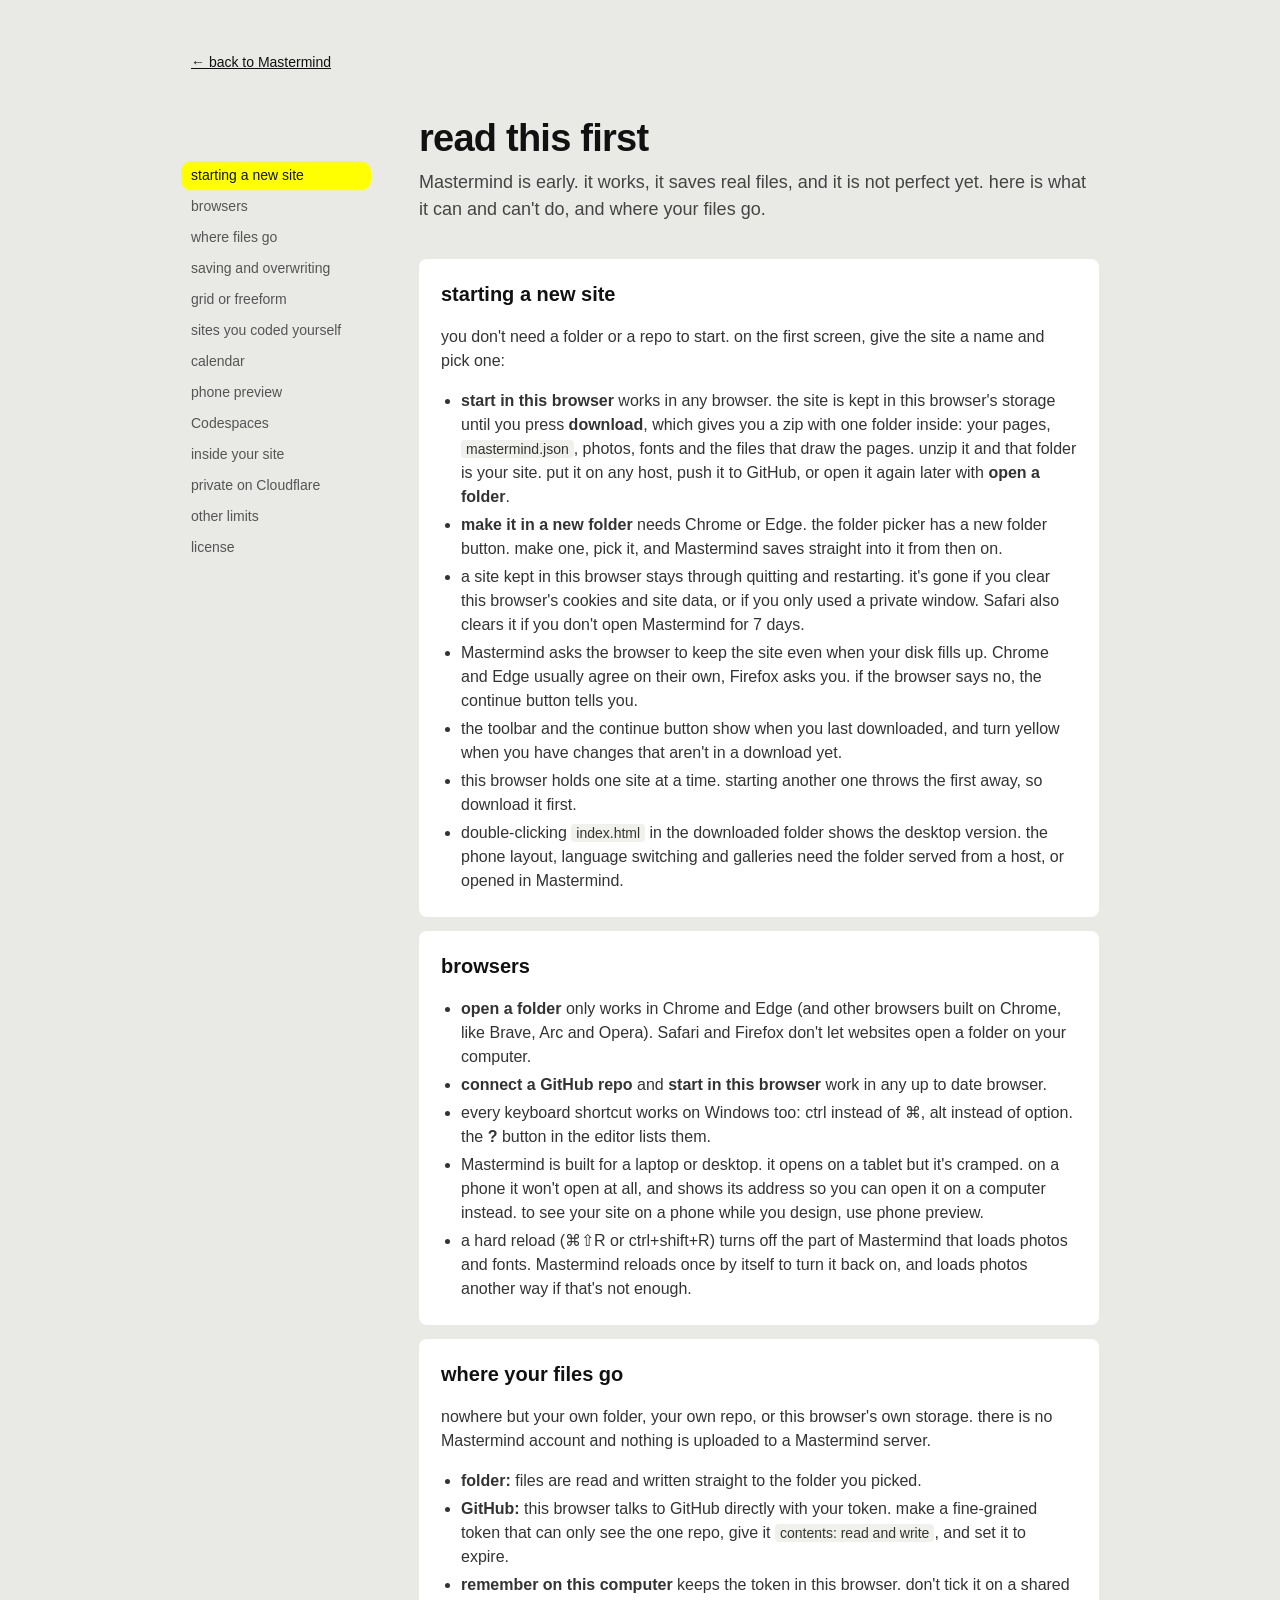
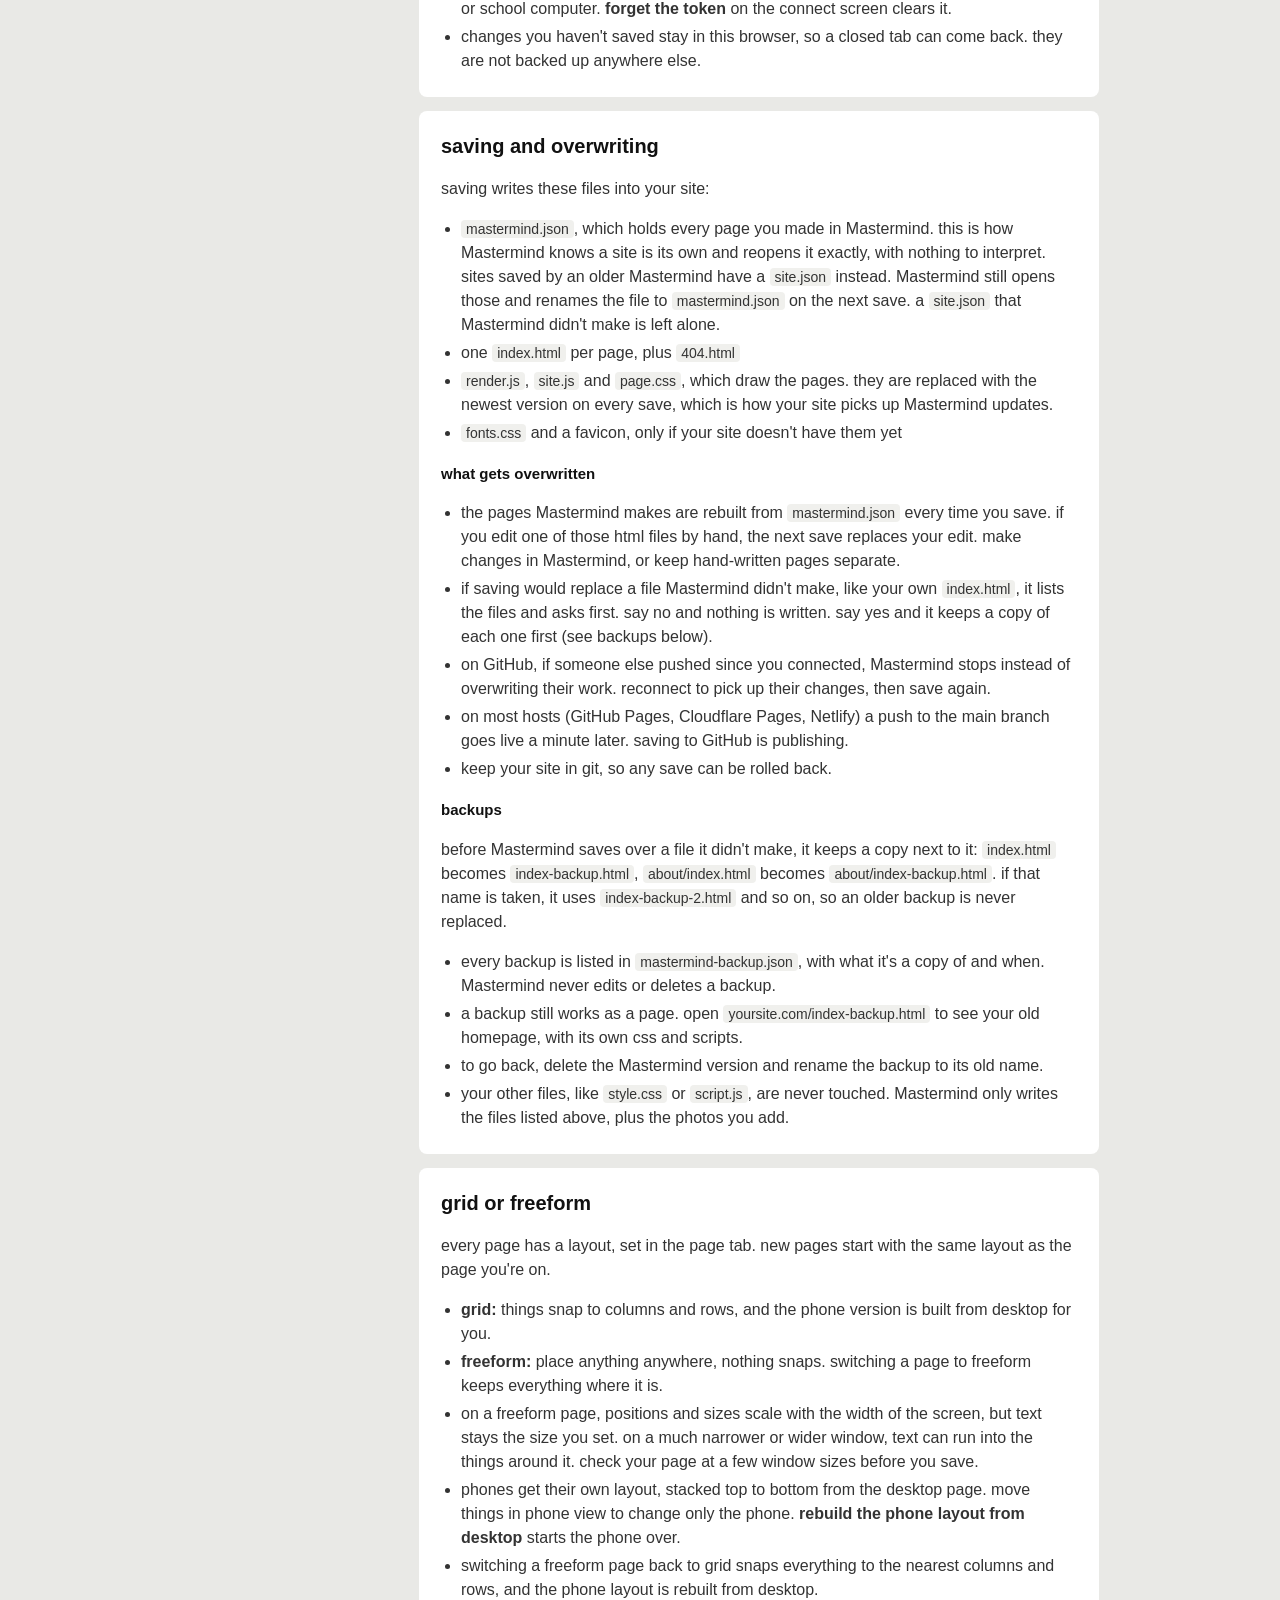
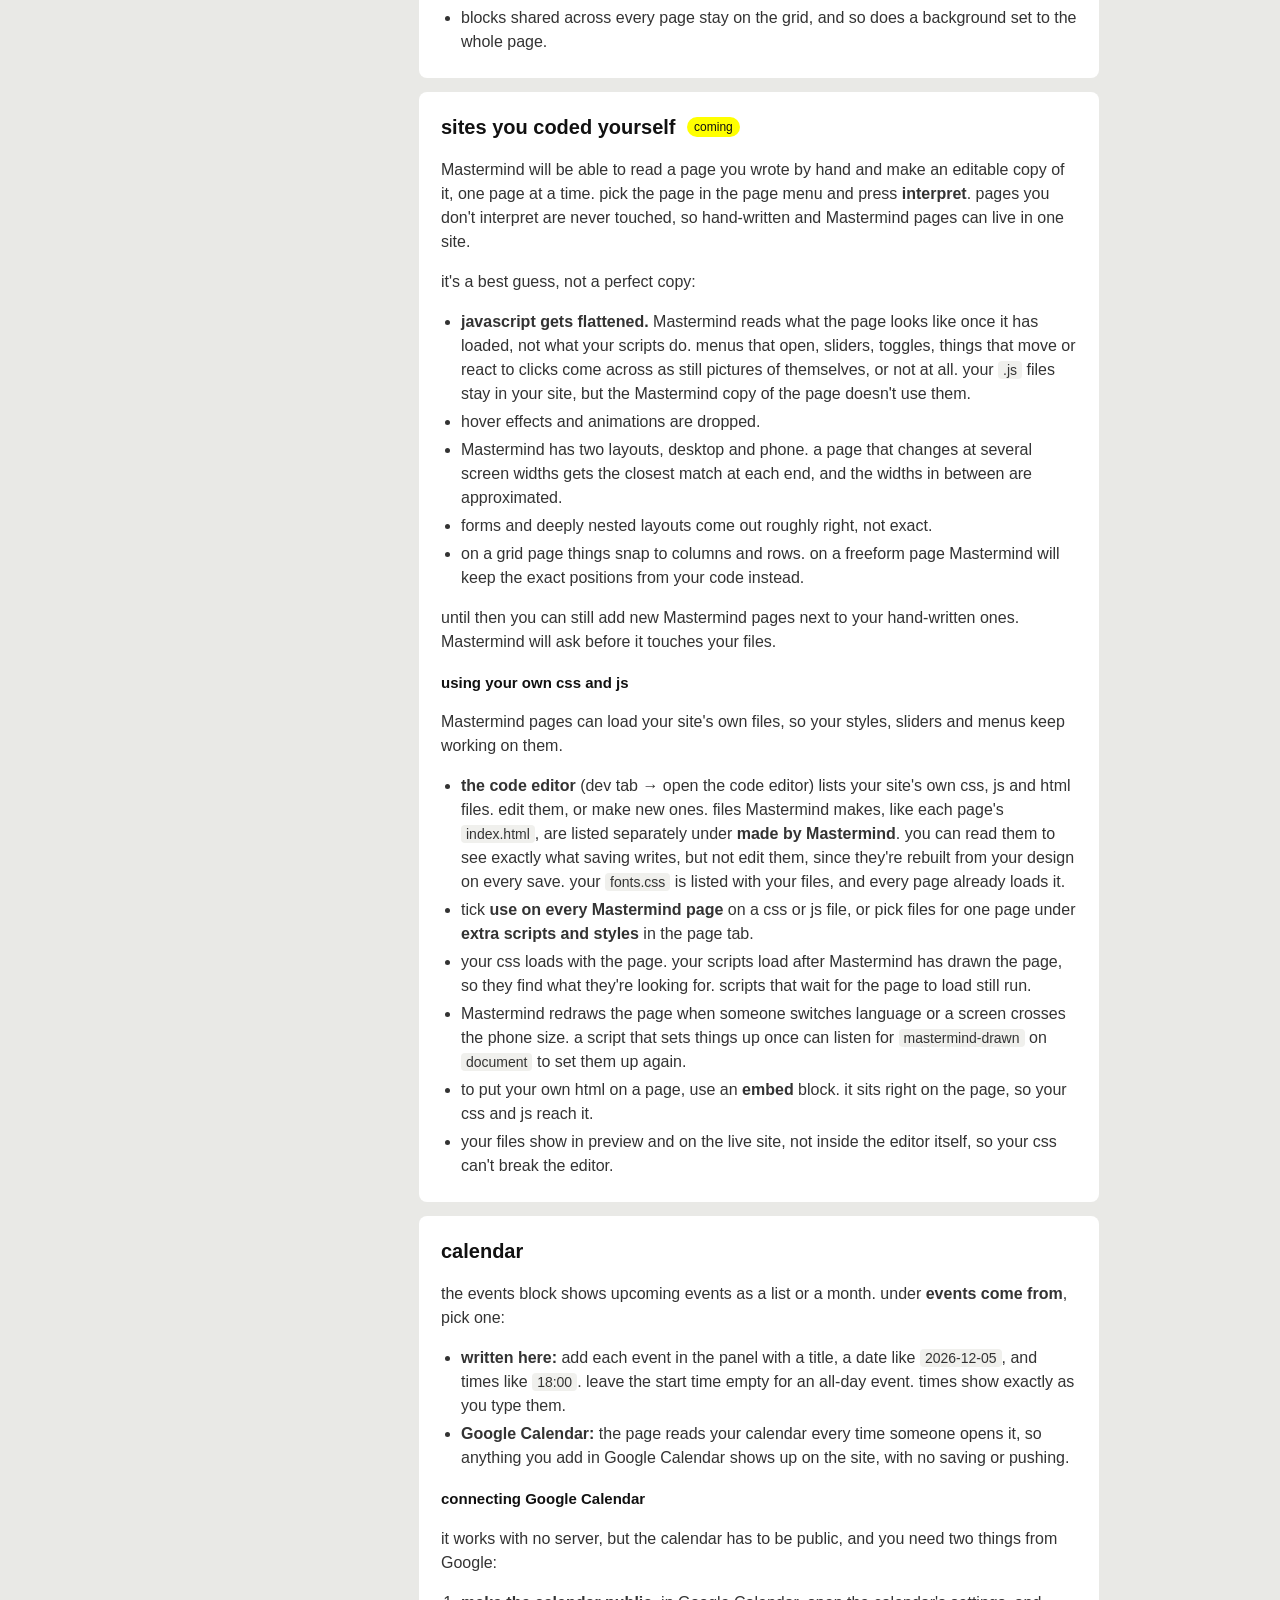
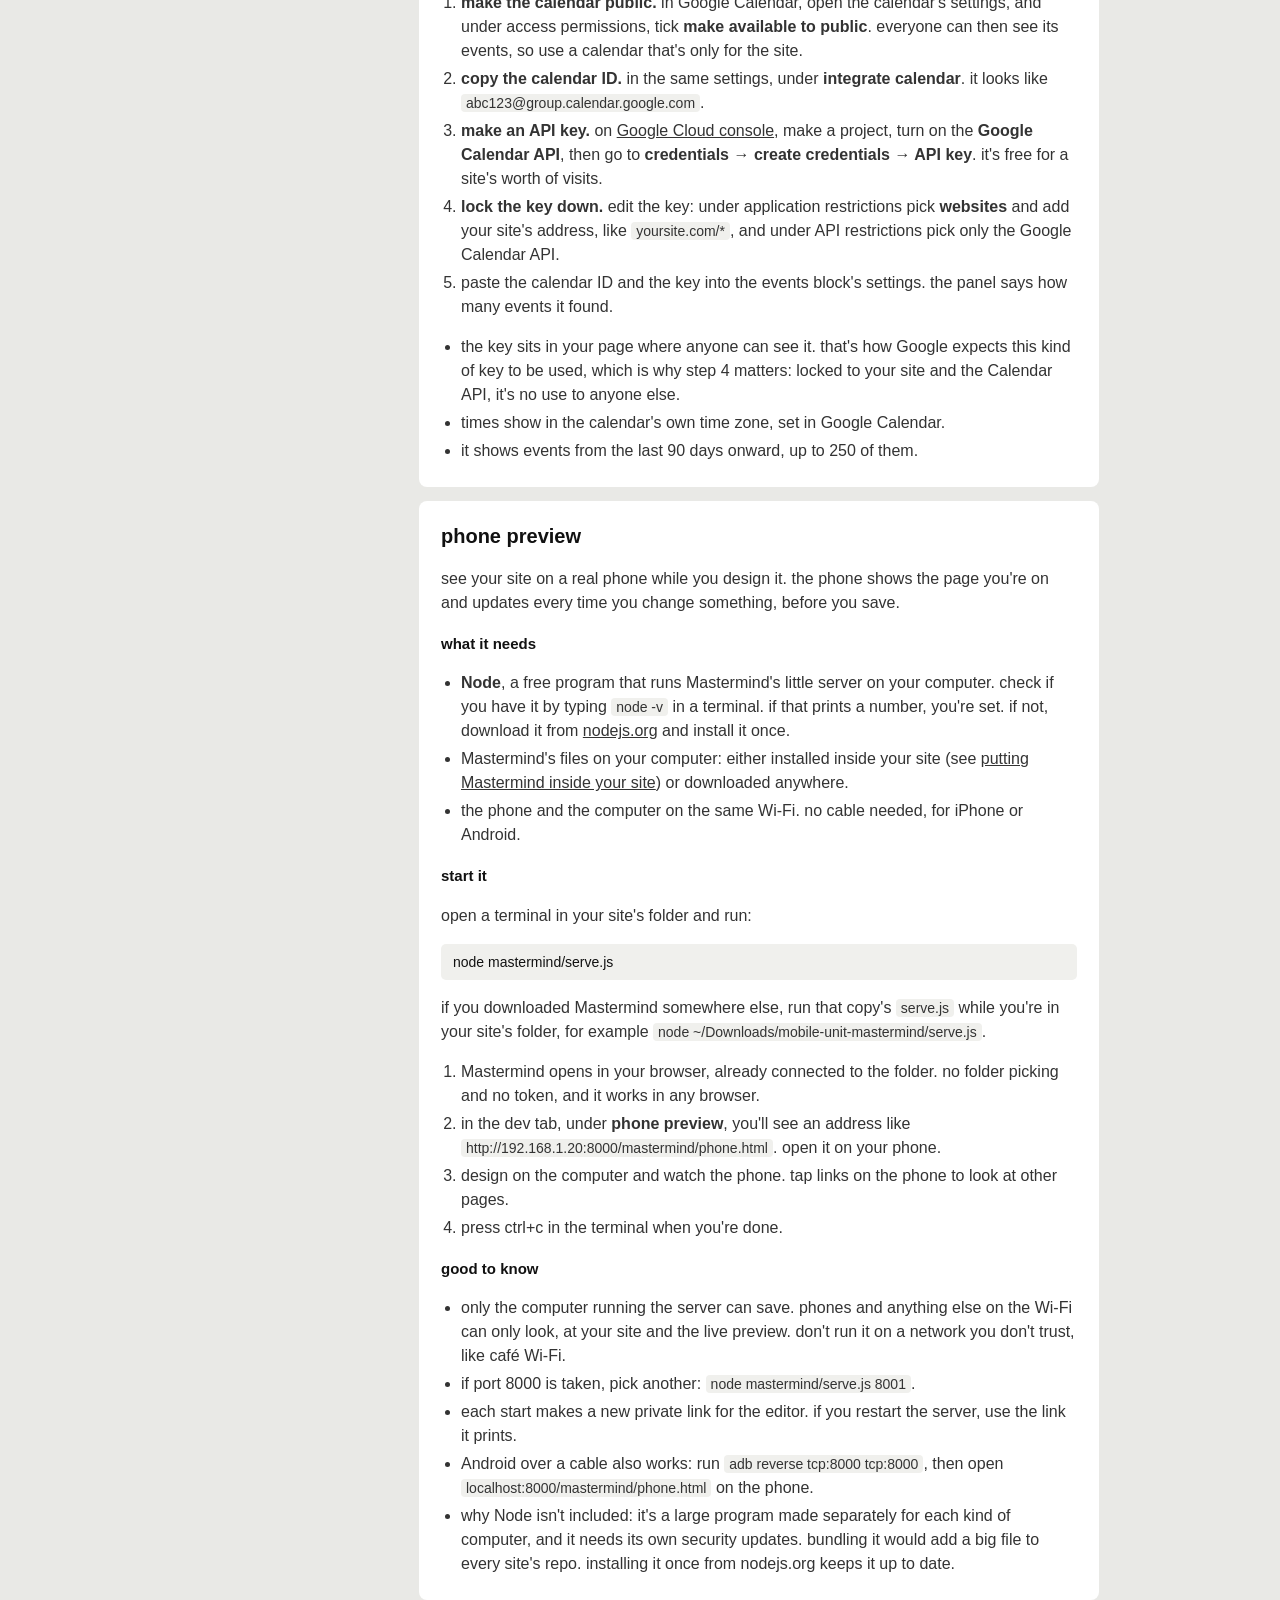
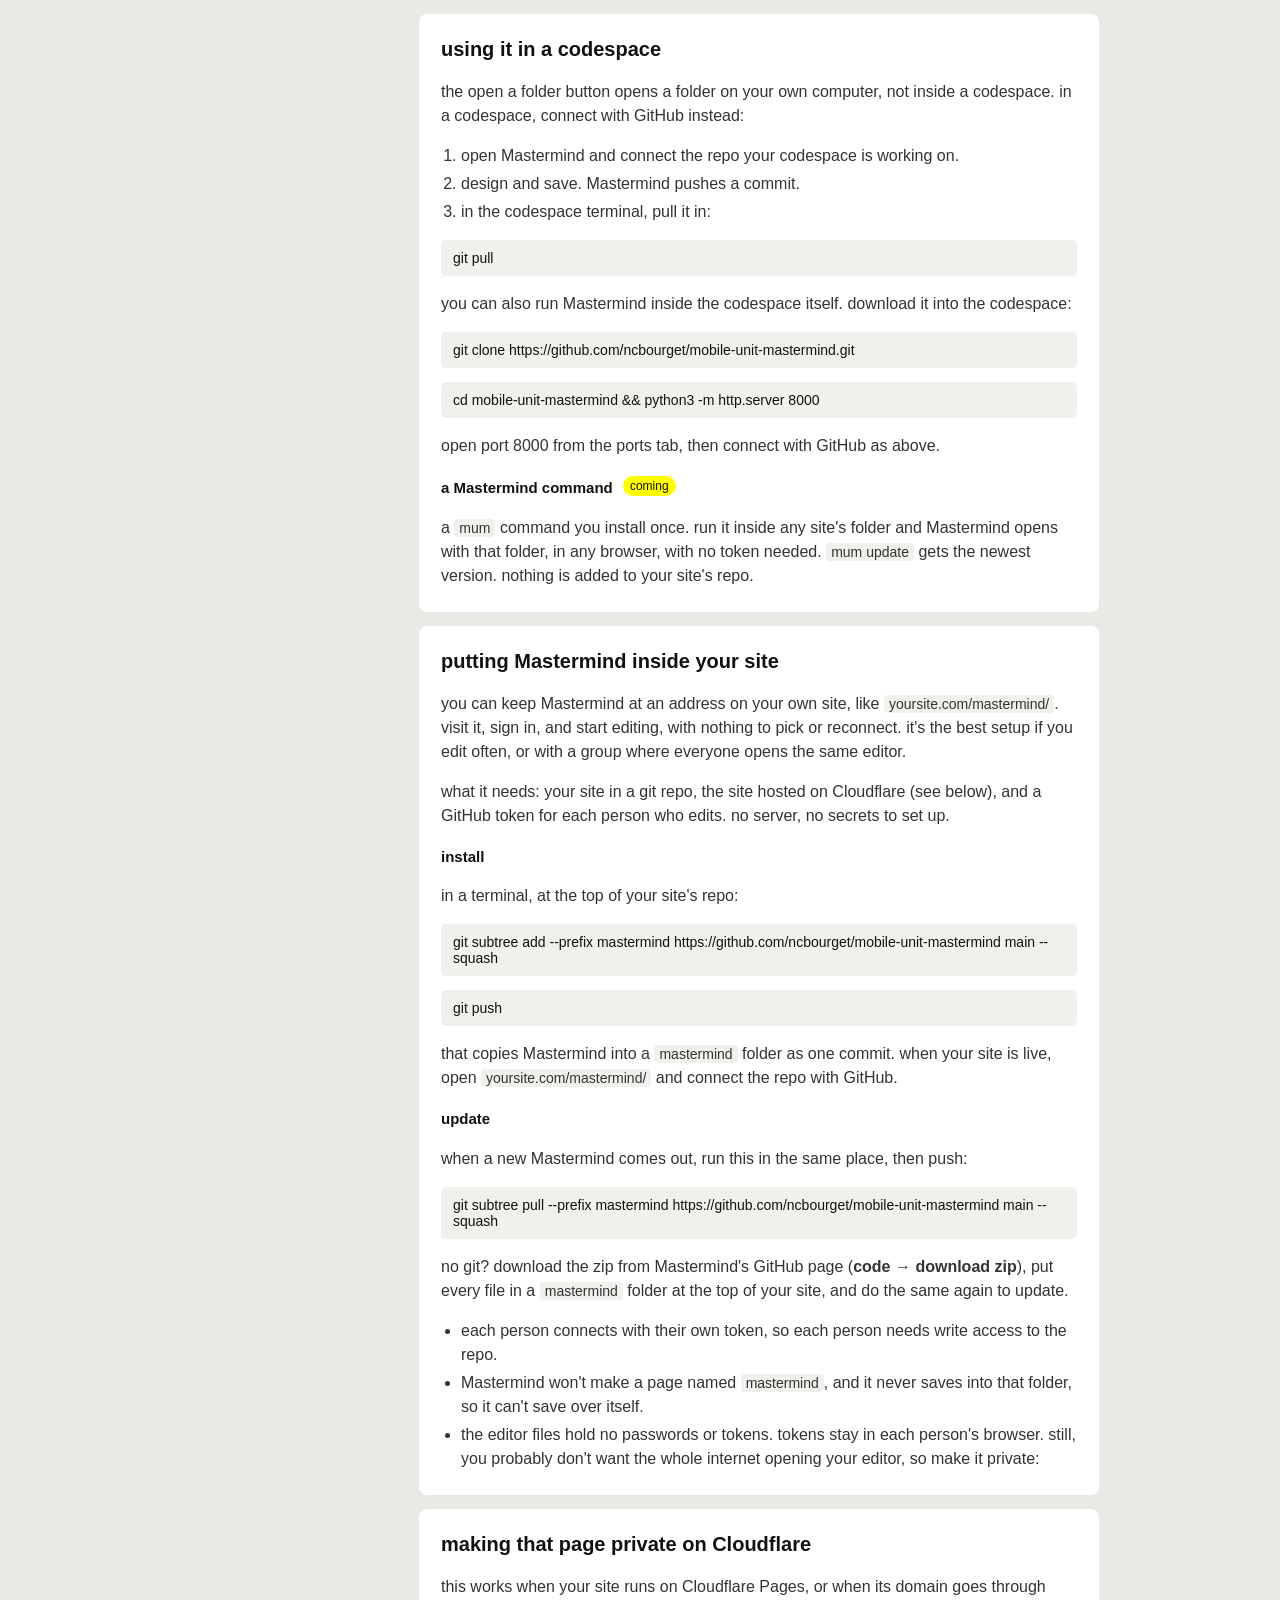
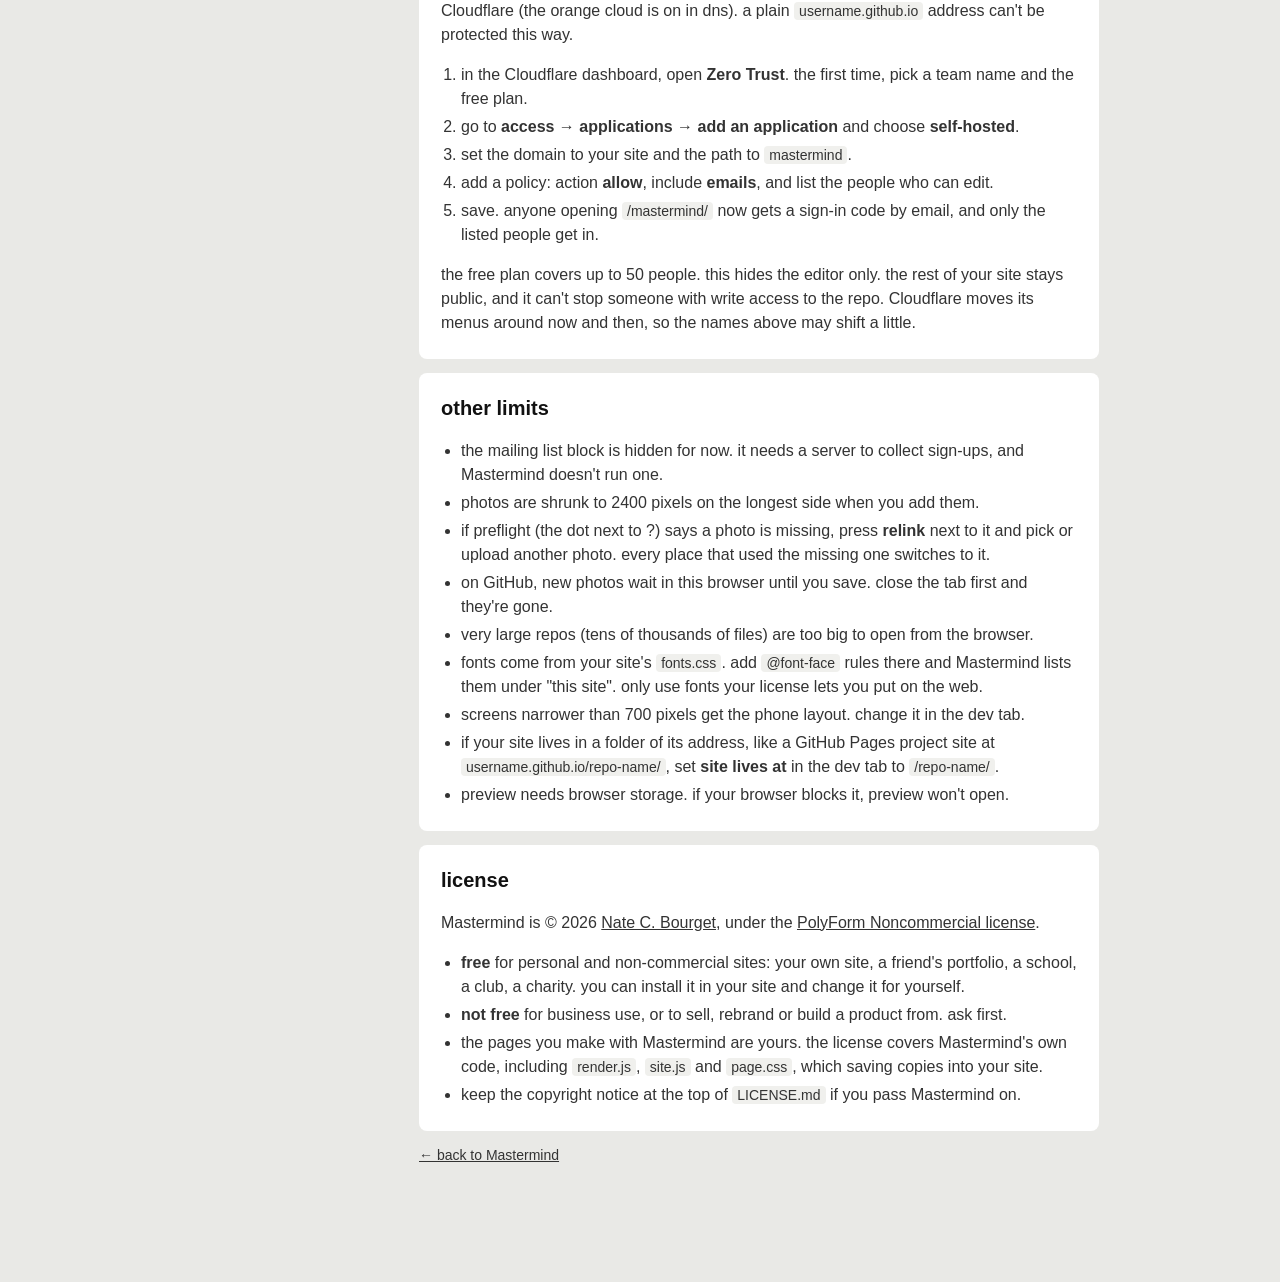
<file: about.html>
<!doctype html>
<html lang="en">
<head>
<meta charset="utf-8">
<meta name="viewport" content="width=device-width, initial-scale=1">
<title>read this first / Mobile Unit: Mastermind</title>
<link rel="icon" href="assets/favicon.svg" type="image/svg+xml">
<style>
body {
  margin: 0;
  background: #e9e9e6;
  color: #111;
  font: 16px/1.5 Helvetica, Arial, sans-serif;
}

html {
  scroll-behavior: smooth;
}

.wrap {
  display: grid;
  grid-template-columns: 190px minmax(0, 680px);
  justify-content: center;
  gap: 48px;
  padding: 48px 16px 80px;
}

main {
  min-width: 0;
}

section {
  scroll-margin-top: 20px;
}

.top {
  margin-bottom: 36px;
  font-size: 14px;
}

a {
  color: inherit;
}

h1 {
  margin: 0 0 10px;
  font-size: 38px;
  line-height: 1.05;
  letter-spacing: -.02em;
}

.lede {
  margin: 0 0 36px;
  font-size: 18px;
  color: #444;
}

section {
  margin-bottom: 14px;
  padding: 20px 22px 8px;
  background: #fff;
  border-radius: 8px;
}

h2 {
  margin: 0 0 8px;
  font-size: 20px;
}

h3 {
  margin: 18px 0 6px;
  font-size: 15px;
}

p, li {
  color: #333;
}

ul, ol {
  padding-left: 20px;
}

li {
  margin-bottom: 4px;
}

code {
  padding: 1px 5px;
  font: inherit;
  font-size: 14px;
  background: #f0f0ed;
  border-radius: 4px;
  overflow-wrap: anywhere;
}

pre {
  margin: 0 0 14px;
  padding: 10px 12px;
  background: #f0f0ed;
  border-radius: 5px;
  font: 14px Helvetica, Arial, sans-serif;
  white-space: pre-wrap;
  overflow-wrap: anywhere;
}

.soon {
  display: inline-block;
  margin-left: 6px;
  padding: 1px 7px;
  font-size: 12px;
  font-weight: 400;
  color: #111;
  background: #ffff00;
  border-radius: 10px;
  vertical-align: 3px;
}

.toc ul {
  position: sticky;
  top: 48px;
  margin: 0;
  padding: 0;
  list-style: none;
  font-size: 14px;
}

.toc .back {
  margin-bottom: 84px;
}

.toc .back a {
  color: #111;
  text-decoration: underline;
}

.toc .back a:hover {
  background: #fff;
}

.top.first {
  visibility: hidden;
}

.toc li {
  margin-bottom: 2px;
}

.toc a {
  display: block;
  padding: 4px 10px;
  color: #555;
  text-decoration: none;
  border-radius: 10px;
}

.toc a:hover {
  color: #111;
}

.toc a.on {
  color: #111;
  background: #ffff00;
}

@media (max-width: 900px) {
  .wrap {
    display: block;
    max-width: 680px;
    margin: 0 auto;
  }

  .toc ul {
    position: static;
    margin: 0 0 24px;
  }

  .toc .back {
    display: none;
  }

  .top.first {
    visibility: visible;
  }

  .toc li {
    display: inline-block;
    margin: 0 4px 4px 0;
  }
}
</style>
</head>
<body>
<div class="wrap">
<nav class="toc">
<ul>
<li class="back"><a href="./">← back to Mastermind</a></li>
<li><a href="#new">starting a new site</a></li>
<li><a href="#browsers">browsers</a></li>
<li><a href="#files">where files go</a></li>
<li><a href="#saving">saving and overwriting</a></li>
<li><a href="#freeform">grid or freeform</a></li>
<li><a href="#coded">sites you coded yourself</a></li>
<li><a href="#calendar">calendar</a></li>
<li><a href="#phone">phone preview</a></li>
<li><a href="#codespace">Codespaces</a></li>
<li><a href="#inside">inside your site</a></li>
<li><a href="#private">private on Cloudflare</a></li>
<li><a href="#limits">other limits</a></li>
<li><a href="#license">license</a></li>
</ul>
</nav>
<main>
<p class="top first"><a href="./">← back to Mastermind</a></p>

<h1>read this first</h1>
<p class="lede">Mastermind is early. it works, it saves real files, and it is not perfect yet. here is what it can and can't do, and where your files go.</p>

<section id="new">
<h2>starting a new site</h2>
<p>you don't need a folder or a repo to start. on the first screen, give the site a name and pick one:</p>
<ul>
<li><b>start in this browser</b> works in any browser. the site is kept in this browser's storage until you press <b>download</b>, which gives you a zip with one folder inside: your pages, <code>mastermind.json</code>, photos, fonts and the files that draw the pages. unzip it and that folder is your site. put it on any host, push it to GitHub, or open it again later with <b>open a folder</b>.</li>
<li><b>make it in a new folder</b> needs Chrome or Edge. the folder picker has a new folder button. make one, pick it, and Mastermind saves straight into it from then on.</li>
<li>a site kept in this browser stays through quitting and restarting. it's gone if you clear this browser's cookies and site data, or if you only used a private window. Safari also clears it if you don't open Mastermind for 7 days.</li>
<li>Mastermind asks the browser to keep the site even when your disk fills up. Chrome and Edge usually agree on their own, Firefox asks you. if the browser says no, the continue button tells you.</li>
<li>the toolbar and the continue button show when you last downloaded, and turn yellow when you have changes that aren't in a download yet.</li>
<li>this browser holds one site at a time. starting another one throws the first away, so download it first.</li>
<li>double-clicking <code>index.html</code> in the downloaded folder shows the desktop version. the phone layout, language switching and galleries need the folder served from a host, or opened in Mastermind.</li>
</ul>
</section>

<section id="browsers">
<h2>browsers</h2>
<ul>
<li><b>open a folder</b> only works in Chrome and Edge (and other browsers built on Chrome, like Brave, Arc and Opera). Safari and Firefox don't let websites open a folder on your computer.</li>
<li><b>connect a GitHub repo</b> and <b>start in this browser</b> work in any up to date browser.</li>
<li>every keyboard shortcut works on Windows too: ctrl instead of ⌘, alt instead of option. the <b>?</b> button in the editor lists them.</li>
<li>Mastermind is built for a laptop or desktop. it opens on a tablet but it's cramped. on a phone it won't open at all, and shows its address so you can open it on a computer instead. to see your site on a phone while you design, use phone preview.</li>
<li>a hard reload (⌘⇧R or ctrl+shift+R) turns off the part of Mastermind that loads photos and fonts. Mastermind reloads once by itself to turn it back on, and loads photos another way if that's not enough.</li>
</ul>
</section>

<section id="files">
<h2>where your files go</h2>
<p>nowhere but your own folder, your own repo, or this browser's own storage. there is no Mastermind account and nothing is uploaded to a Mastermind server.</p>
<ul>
<li><b>folder:</b> files are read and written straight to the folder you picked.</li>
<li><b>GitHub:</b> this browser talks to GitHub directly with your token. make a fine-grained token that can only see the one repo, give it <code>contents: read and write</code>, and set it to expire.</li>
<li><b>remember on this computer</b> keeps the token in this browser. don't tick it on a shared or school computer. <b>forget the token</b> on the connect screen clears it.</li>
<li>changes you haven't saved stay in this browser, so a closed tab can come back. they are not backed up anywhere else.</li>
</ul>
</section>

<section id="saving">
<h2>saving and overwriting</h2>
<p>saving writes these files into your site:</p>
<ul>
<li><code>mastermind.json</code>, which holds every page you made in Mastermind. this is how Mastermind knows a site is its own and reopens it exactly, with nothing to interpret. sites saved by an older Mastermind have a <code>site.json</code> instead. Mastermind still opens those and renames the file to <code>mastermind.json</code> on the next save. a <code>site.json</code> that Mastermind didn't make is left alone.</li>
<li>one <code>index.html</code> per page, plus <code>404.html</code></li>
<li><code>render.js</code>, <code>site.js</code> and <code>page.css</code>, which draw the pages. they are replaced with the newest version on every save, which is how your site picks up Mastermind updates.</li>
<li><code>fonts.css</code> and a favicon, only if your site doesn't have them yet</li>
</ul>
<h3>what gets overwritten</h3>
<ul>
<li>the pages Mastermind makes are rebuilt from <code>mastermind.json</code> every time you save. if you edit one of those html files by hand, the next save replaces your edit. make changes in Mastermind, or keep hand-written pages separate.</li>
<li>if saving would replace a file Mastermind didn't make, like your own <code>index.html</code>, it lists the files and asks first. say no and nothing is written. say yes and it keeps a copy of each one first (see backups below).</li>
<li>on GitHub, if someone else pushed since you connected, Mastermind stops instead of overwriting their work. reconnect to pick up their changes, then save again.</li>
<li>on most hosts (GitHub Pages, Cloudflare Pages, Netlify) a push to the main branch goes live a minute later. saving to GitHub is publishing.</li>
<li>keep your site in git, so any save can be rolled back.</li>
</ul>
<h3>backups</h3>
<p>before Mastermind saves over a file it didn't make, it keeps a copy next to it: <code>index.html</code> becomes <code>index-backup.html</code>, <code>about/index.html</code> becomes <code>about/index-backup.html</code>. if that name is taken, it uses <code>index-backup-2.html</code> and so on, so an older backup is never replaced.</p>
<ul>
<li>every backup is listed in <code>mastermind-backup.json</code>, with what it's a copy of and when. Mastermind never edits or deletes a backup.</li>
<li>a backup still works as a page. open <code>yoursite.com/index-backup.html</code> to see your old homepage, with its own css and scripts.</li>
<li>to go back, delete the Mastermind version and rename the backup to its old name.</li>
<li>your other files, like <code>style.css</code> or <code>script.js</code>, are never touched. Mastermind only writes the files listed above, plus the photos you add.</li>
</ul>
</section>

<section id="freeform">
<h2>grid or freeform</h2>
<p>every page has a layout, set in the page tab. new pages start with the same layout as the page you're on.</p>
<ul>
<li><b>grid:</b> things snap to columns and rows, and the phone version is built from desktop for you.</li>
<li><b>freeform:</b> place anything anywhere, nothing snaps. switching a page to freeform keeps everything where it is.</li>
<li>on a freeform page, positions and sizes scale with the width of the screen, but text stays the size you set. on a much narrower or wider window, text can run into the things around it. check your page at a few window sizes before you save.</li>
<li>phones get their own layout, stacked top to bottom from the desktop page. move things in phone view to change only the phone. <b>rebuild the phone layout from desktop</b> starts the phone over.</li>
<li>switching a freeform page back to grid snaps everything to the nearest columns and rows, and the phone layout is rebuilt from desktop.</li>
<li>blocks shared across every page stay on the grid, and so does a background set to the whole page.</li>
</ul>
</section>

<section id="coded">
<h2>sites you coded yourself <span class="soon">coming</span></h2>
<p>Mastermind will be able to read a page you wrote by hand and make an editable copy of it, one page at a time. pick the page in the page menu and press <b>interpret</b>. pages you don't interpret are never touched, so hand-written and Mastermind pages can live in one site.</p>
<p>it's a best guess, not a perfect copy:</p>
<ul>
<li><b>javascript gets flattened.</b> Mastermind reads what the page looks like once it has loaded, not what your scripts do. menus that open, sliders, toggles, things that move or react to clicks come across as still pictures of themselves, or not at all. your <code>.js</code> files stay in your site, but the Mastermind copy of the page doesn't use them.</li>
<li>hover effects and animations are dropped.</li>
<li>Mastermind has two layouts, desktop and phone. a page that changes at several screen widths gets the closest match at each end, and the widths in between are approximated.</li>
<li>forms and deeply nested layouts come out roughly right, not exact.</li>
<li>on a grid page things snap to columns and rows. on a freeform page Mastermind will keep the exact positions from your code instead.</li>
</ul>
<p>until then you can still add new Mastermind pages next to your hand-written ones. Mastermind will ask before it touches your files.</p>
<h3>using your own css and js</h3>
<p>Mastermind pages can load your site's own files, so your styles, sliders and menus keep working on them.</p>
<ul>
<li><b>the code editor</b> (dev tab → open the code editor) lists your site's own css, js and html files. edit them, or make new ones. files Mastermind makes, like each page's <code>index.html</code>, are listed separately under <b>made by Mastermind</b>. you can read them to see exactly what saving writes, but not edit them, since they're rebuilt from your design on every save. your <code>fonts.css</code> is listed with your files, and every page already loads it.</li>
<li>tick <b>use on every Mastermind page</b> on a css or js file, or pick files for one page under <b>extra scripts and styles</b> in the page tab.</li>
<li>your css loads with the page. your scripts load after Mastermind has drawn the page, so they find what they're looking for. scripts that wait for the page to load still run.</li>
<li>Mastermind redraws the page when someone switches language or a screen crosses the phone size. a script that sets things up once can listen for <code>mastermind-drawn</code> on <code>document</code> to set them up again.</li>
<li>to put your own html on a page, use an <b>embed</b> block. it sits right on the page, so your css and js reach it.</li>
<li>your files show in preview and on the live site, not inside the editor itself, so your css can't break the editor.</li>
</ul>
</section>

<section id="calendar">
<h2>calendar</h2>
<p>the events block shows upcoming events as a list or a month. under <b>events come from</b>, pick one:</p>
<ul>
<li><b>written here:</b> add each event in the panel with a title, a date like <code>2026-12-05</code>, and times like <code>18:00</code>. leave the start time empty for an all-day event. times show exactly as you type them.</li>
<li><b>Google Calendar:</b> the page reads your calendar every time someone opens it, so anything you add in Google Calendar shows up on the site, with no saving or pushing.</li>
</ul>
<h3>connecting Google Calendar</h3>
<p>it works with no server, but the calendar has to be public, and you need two things from Google:</p>
<ol>
<li><b>make the calendar public.</b> in Google Calendar, open the calendar's settings, and under access permissions, tick <b>make available to public</b>. everyone can then see its events, so use a calendar that's only for the site.</li>
<li><b>copy the calendar ID.</b> in the same settings, under <b>integrate calendar</b>. it looks like <code>abc123@group.calendar.google.com</code>.</li>
<li><b>make an API key.</b> on <a href="https://console.cloud.google.com/" target="_blank" rel="noopener">Google Cloud console</a>, make a project, turn on the <b>Google Calendar API</b>, then go to <b>credentials → create credentials → API key</b>. it's free for a site's worth of visits.</li>
<li><b>lock the key down.</b> edit the key: under application restrictions pick <b>websites</b> and add your site's address, like <code>yoursite.com/*</code>, and under API restrictions pick only the Google Calendar API.</li>
<li>paste the calendar ID and the key into the events block's settings. the panel says how many events it found.</li>
</ol>
<ul>
<li>the key sits in your page where anyone can see it. that's how Google expects this kind of key to be used, which is why step 4 matters: locked to your site and the Calendar API, it's no use to anyone else.</li>
<li>times show in the calendar's own time zone, set in Google Calendar.</li>
<li>it shows events from the last 90 days onward, up to 250 of them.</li>
</ul>
</section>

<section id="phone">
<h2>phone preview</h2>
<p>see your site on a real phone while you design it. the phone shows the page you're on and updates every time you change something, before you save.</p>
<h3>what it needs</h3>
<ul>
<li><b>Node</b>, a free program that runs Mastermind's little server on your computer. check if you have it by typing <code>node -v</code> in a terminal. if that prints a number, you're set. if not, download it from <a href="https://nodejs.org/en/download" target="_blank" rel="noopener">nodejs.org</a> and install it once.</li>
<li>Mastermind's files on your computer: either installed inside your site (see <a href="#inside">putting Mastermind inside your site</a>) or downloaded anywhere.</li>
<li>the phone and the computer on the same Wi-Fi. no cable needed, for iPhone or Android.</li>
</ul>
<h3>start it</h3>
<p>open a terminal in your site's folder and run:</p>
<pre>node mastermind/serve.js</pre>
<p>if you downloaded Mastermind somewhere else, run that copy's <code>serve.js</code> while you're in your site's folder, for example <code>node ~/Downloads/mobile-unit-mastermind/serve.js</code>.</p>
<ol>
<li>Mastermind opens in your browser, already connected to the folder. no folder picking and no token, and it works in any browser.</li>
<li>in the dev tab, under <b>phone preview</b>, you'll see an address like <code>http://192.168.1.20:8000/mastermind/phone.html</code>. open it on your phone.</li>
<li>design on the computer and watch the phone. tap links on the phone to look at other pages.</li>
<li>press ctrl+c in the terminal when you're done.</li>
</ol>
<h3>good to know</h3>
<ul>
<li>only the computer running the server can save. phones and anything else on the Wi-Fi can only look, at your site and the live preview. don't run it on a network you don't trust, like café Wi-Fi.</li>
<li>if port 8000 is taken, pick another: <code>node mastermind/serve.js 8001</code>.</li>
<li>each start makes a new private link for the editor. if you restart the server, use the link it prints.</li>
<li>Android over a cable also works: run <code>adb reverse tcp:8000 tcp:8000</code>, then open <code>localhost:8000/mastermind/phone.html</code> on the phone.</li>
<li>why Node isn't included: it's a large program made separately for each kind of computer, and it needs its own security updates. bundling it would add a big file to every site's repo. installing it once from nodejs.org keeps it up to date.</li>
</ul>
</section>

<section id="codespace">
<h2>using it in a codespace</h2>
<p>the open a folder button opens a folder on your own computer, not inside a codespace. in a codespace, connect with GitHub instead:</p>
<ol>
<li>open Mastermind and connect the repo your codespace is working on.</li>
<li>design and save. Mastermind pushes a commit.</li>
<li>in the codespace terminal, pull it in:</li>
</ol>
<pre>git pull</pre>
<p>you can also run Mastermind inside the codespace itself. download it into the codespace:</p>
<pre>git clone https://github.com/ncbourget/mobile-unit-mastermind.git</pre>
<pre>cd mobile-unit-mastermind && python3 -m http.server 8000</pre>
<p>open port 8000 from the ports tab, then connect with GitHub as above.</p>
<h3>a Mastermind command <span class="soon">coming</span></h3>
<p>a <code>mum</code> command you install once. run it inside any site's folder and Mastermind opens with that folder, in any browser, with no token needed. <code>mum update</code> gets the newest version. nothing is added to your site's repo.</p>
</section>

<section id="inside">
<h2>putting Mastermind inside your site</h2>
<p>you can keep Mastermind at an address on your own site, like <code>yoursite.com/mastermind/</code>. visit it, sign in, and start editing, with nothing to pick or reconnect. it's the best setup if you edit often, or with a group where everyone opens the same editor.</p>
<p>what it needs: your site in a git repo, the site hosted on Cloudflare (see below), and a GitHub token for each person who edits. no server, no secrets to set up.</p>
<h3>install</h3>
<p>in a terminal, at the top of your site's repo:</p>
<pre>git subtree add --prefix mastermind https://github.com/ncbourget/mobile-unit-mastermind main --squash</pre>
<pre>git push</pre>
<p>that copies Mastermind into a <code>mastermind</code> folder as one commit. when your site is live, open <code>yoursite.com/mastermind/</code> and connect the repo with GitHub.</p>
<h3>update</h3>
<p>when a new Mastermind comes out, run this in the same place, then push:</p>
<pre>git subtree pull --prefix mastermind https://github.com/ncbourget/mobile-unit-mastermind main --squash</pre>
<p>no git? download the zip from Mastermind's GitHub page (<b>code → download zip</b>), put every file in a <code>mastermind</code> folder at the top of your site, and do the same again to update.</p>
<ul>
<li>each person connects with their own token, so each person needs write access to the repo.</li>
<li>Mastermind won't make a page named <code>mastermind</code>, and it never saves into that folder, so it can't save over itself.</li>
<li>the editor files hold no passwords or tokens. tokens stay in each person's browser. still, you probably don't want the whole internet opening your editor, so make it private:</li>
</ul>
</section>

<section id="private">
<h2>making that page private on Cloudflare</h2>
<p>this works when your site runs on Cloudflare Pages, or when its domain goes through Cloudflare (the orange cloud is on in dns). a plain <code>username.github.io</code> address can't be protected this way.</p>
<ol>
<li>in the Cloudflare dashboard, open <b>Zero Trust</b>. the first time, pick a team name and the free plan.</li>
<li>go to <b>access → applications → add an application</b> and choose <b>self-hosted</b>.</li>
<li>set the domain to your site and the path to <code>mastermind</code>.</li>
<li>add a policy: action <b>allow</b>, include <b>emails</b>, and list the people who can edit.</li>
<li>save. anyone opening <code>/mastermind/</code> now gets a sign-in code by email, and only the listed people get in.</li>
</ol>
<p>the free plan covers up to 50 people. this hides the editor only. the rest of your site stays public, and it can't stop someone with write access to the repo. Cloudflare moves its menus around now and then, so the names above may shift a little.</p>
</section>

<section id="limits">
<h2>other limits</h2>
<ul>
<li>the mailing list block is hidden for now. it needs a server to collect sign-ups, and Mastermind doesn't run one.</li>
<li>photos are shrunk to 2400 pixels on the longest side when you add them.</li>
<li>if preflight (the dot next to ?) says a photo is missing, press <b>relink</b> next to it and pick or upload another photo. every place that used the missing one switches to it.</li>
<li>on GitHub, new photos wait in this browser until you save. close the tab first and they're gone.</li>
<li>very large repos (tens of thousands of files) are too big to open from the browser.</li>
<li>fonts come from your site's <code>fonts.css</code>. add <code>@font-face</code> rules there and Mastermind lists them under "this site". only use fonts your license lets you put on the web.</li>
<li>screens narrower than 700 pixels get the phone layout. change it in the dev tab.</li>
<li>if your site lives in a folder of its address, like a GitHub Pages project site at <code>username.github.io/repo-name/</code>, set <b>site lives at</b> in the dev tab to <code>/repo-name/</code>.</li>
<li>preview needs browser storage. if your browser blocks it, preview won't open.</li>
</ul>
</section>

<section id="license">
<h2>license</h2>
<p>Mastermind is © 2026 <a href="https://ncbourget.github.io/" target="_blank" rel="noopener">Nate C. Bourget</a>, under the <a href="https://github.com/ncbourget/mobile-unit-mastermind/blob/main/LICENSE.md" target="_blank" rel="noopener">PolyForm Noncommercial license</a>.</p>
<ul>
<li><b>free</b> for personal and non-commercial sites: your own site, a friend's portfolio, a school, a club, a charity. you can install it in your site and change it for yourself.</li>
<li><b>not free</b> for business use, or to sell, rebrand or build a product from. ask first.</li>
<li>the pages you make with Mastermind are yours. the license covers Mastermind's own code, including <code>render.js</code>, <code>site.js</code> and <code>page.css</code>, which saving copies into your site.</li>
<li>keep the copyright notice at the top of <code>LICENSE.md</code> if you pass Mastermind on.</li>
</ul>
</section>

<p class="top"><a href="./">← back to Mastermind</a></p>
</main>
</div>
<script>
var ls = [].slice.call(document.querySelectorAll('.toc a[href^="#"]')), secs = ls.map(function (a) { return document.querySelector(a.getAttribute('href')) })

function spot() {
  var on = 0
  secs.forEach(function (x, i) { if (x.getBoundingClientRect().top < innerHeight * .3) on = i })
  if (innerHeight + scrollY >= document.documentElement.scrollHeight - 4) on = secs.length - 1
  ls.forEach(function (a, i) { a.classList.toggle('on', i == on) })
}

addEventListener('scroll', spot, { passive: true })
addEventListener('resize', spot)
ls.forEach(function (a, i) {
  a.onclick = function () { setTimeout(function () { ls.forEach(function (b, j) { b.classList.toggle('on', j == i) }) }, 700) }
})
spot()
</script>
</body>
</html>
</file>
